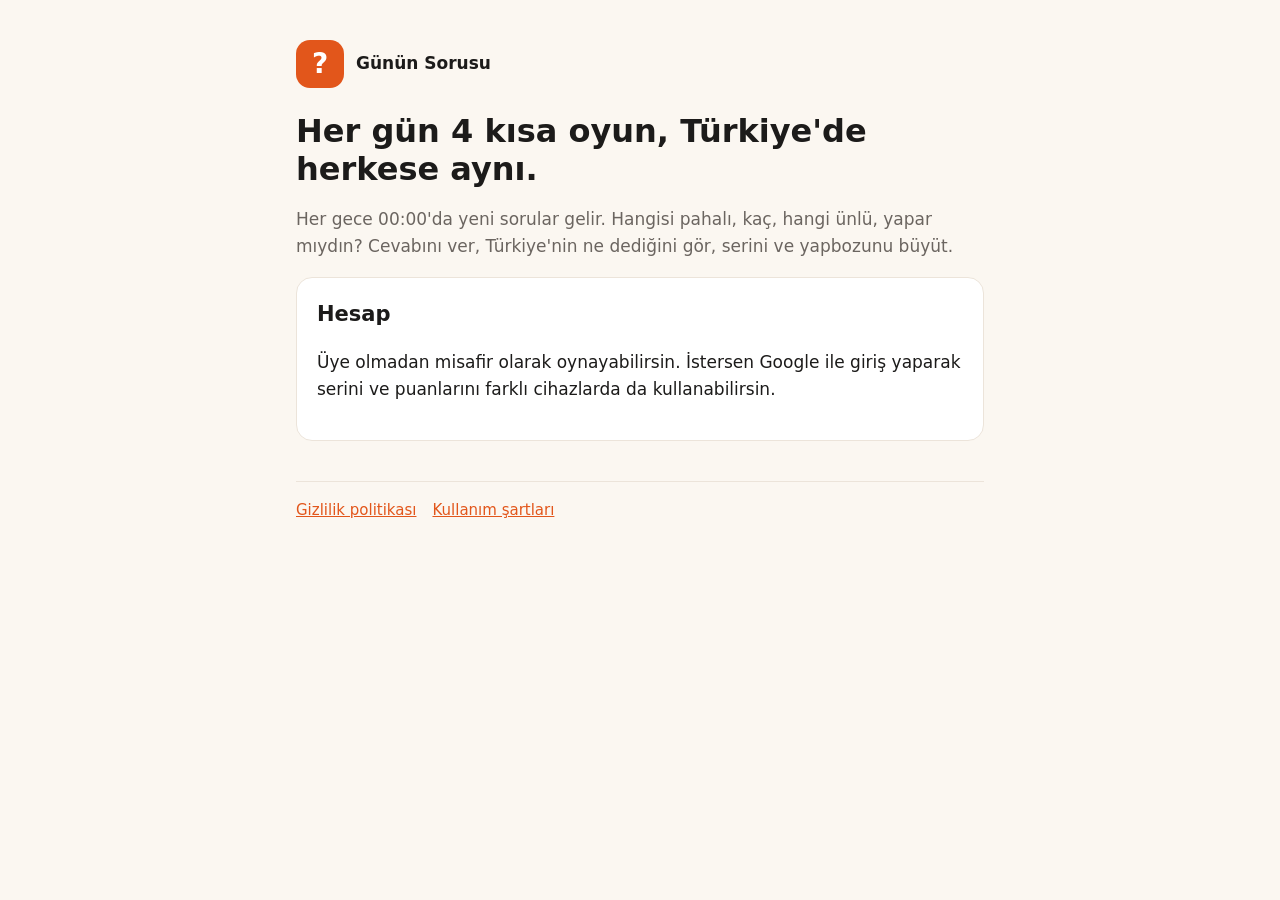
<file: index.html>
<!doctype html>
<html lang="tr">
<head>
  <meta charset="utf-8">
  <meta name="viewport" content="width=device-width, initial-scale=1">
  <title>Günün Sorusu</title>
  <meta name="description" content="Her gün 4 kısa oyun. Türkiye'de herkese aynı sorular, günde bir kez.">
  <link rel="stylesheet" href="style.css">
</head>
<body>
<main>
  <header><div class="logo">?</div><strong>Günün Sorusu</strong></header>
  <h1>Her gün 4 kısa oyun, Türkiye'de herkese aynı.</h1>
  <p class="muted">Her gece 00:00'da yeni sorular gelir. Hangisi pahalı, kaç, hangi ünlü, yapar mıydın? Cevabını ver, Türkiye'nin ne dediğini gör, serini ve yapbozunu büyüt.</p>
  <div class="card">
    <h2 style="margin-top:0">Hesap</h2>
    <p>Üye olmadan misafir olarak oynayabilirsin. İstersen Google ile giriş yaparak serini ve puanlarını farklı cihazlarda da kullanabilirsin.</p>
  </div>
  <nav>
    <a href="gizlilik.html">Gizlilik politikası</a>
    <a href="kullanim-sartlari.html">Kullanım şartları</a>
  </nav>
</main>
</body>
</html>
</file>
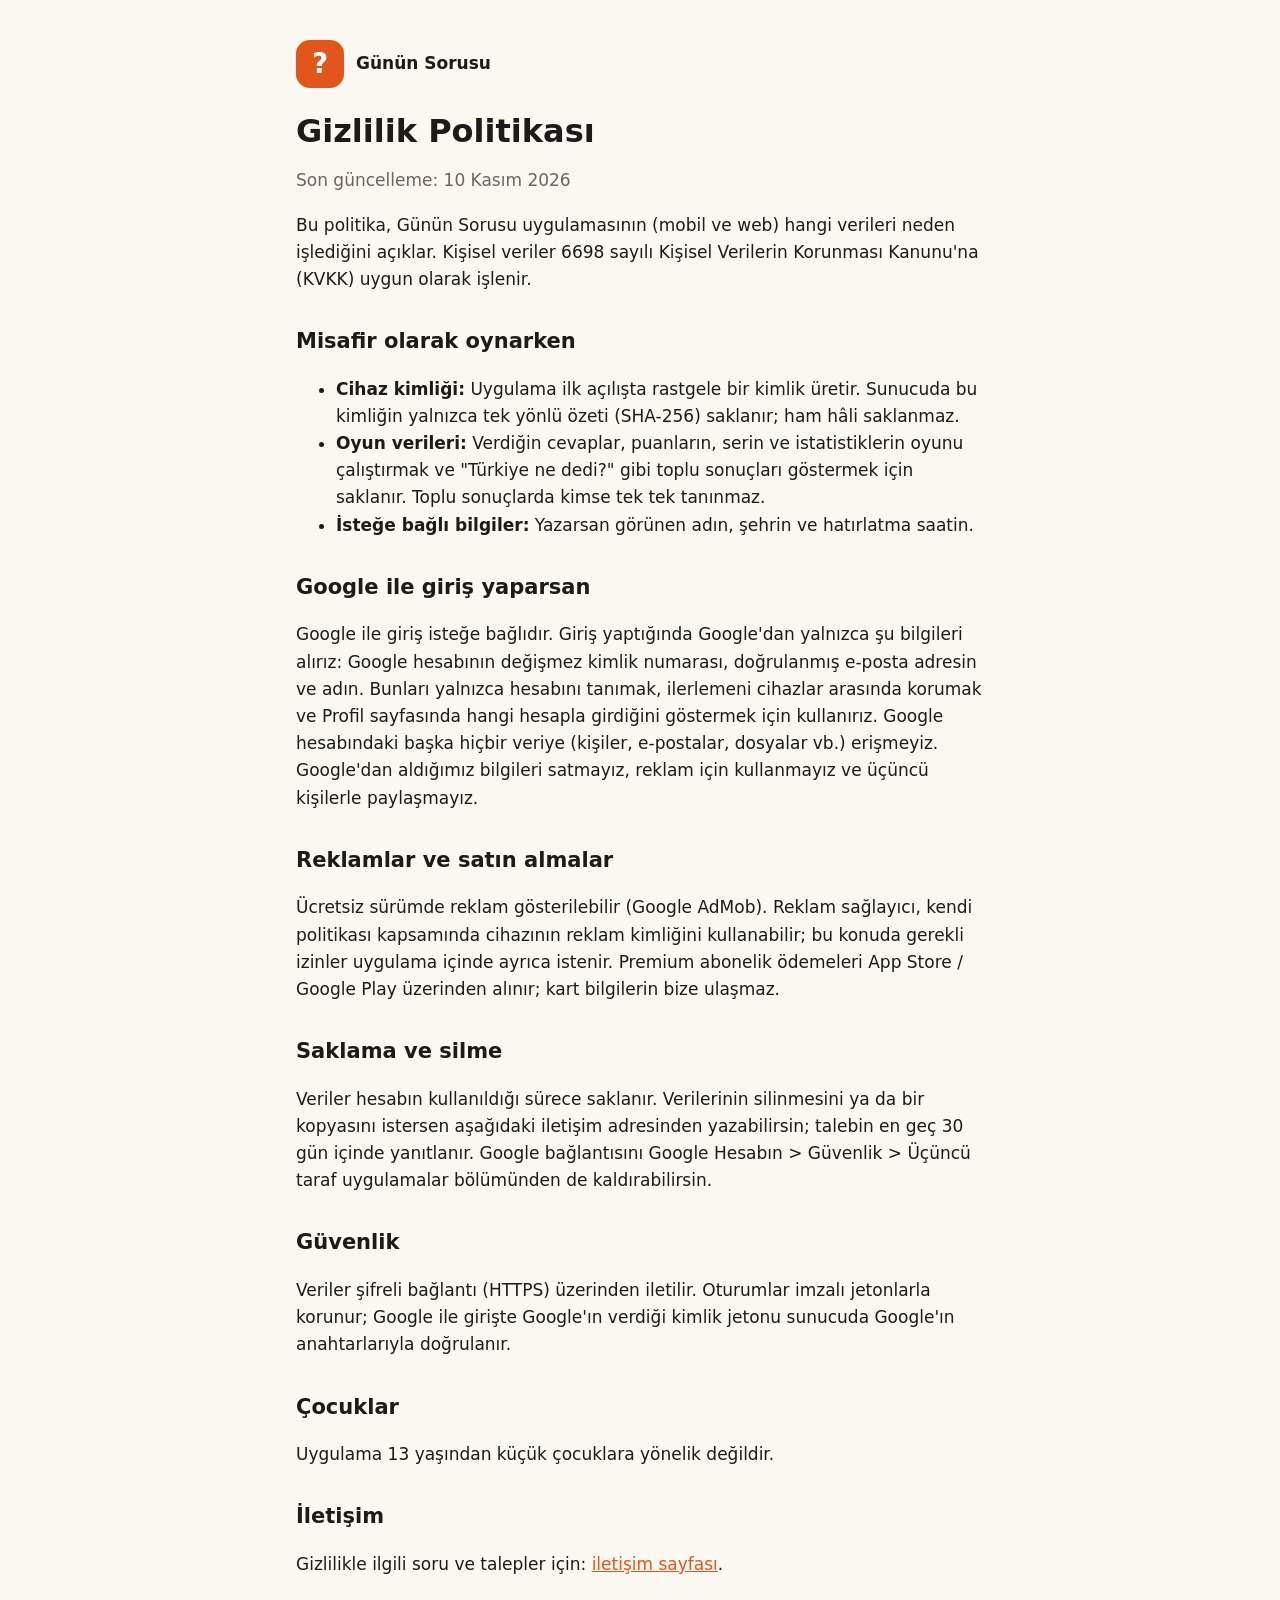
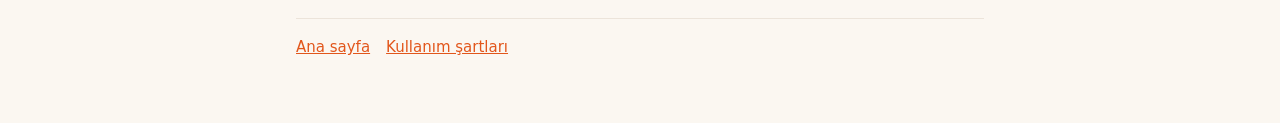
<file: gizlilik.html>
<!doctype html>
<html lang="tr">
<head>
  <meta charset="utf-8">
  <meta name="viewport" content="width=device-width, initial-scale=1">
  <title>Gizlilik Politikası · Günün Sorusu</title>
  <link rel="stylesheet" href="style.css">
</head>
<body>
<main>
  <header><a href="./" class="logo" style="text-decoration:none">?</a><strong>Günün Sorusu</strong></header>
  <h1>Gizlilik Politikası</h1>
  <p class="muted">Son güncelleme: 10 Kasım 2026</p>

  <p>Bu politika, Günün Sorusu uygulamasının (mobil ve web) hangi verileri neden işlediğini açıklar. Kişisel veriler 6698 sayılı Kişisel Verilerin Korunması Kanunu'na (KVKK) uygun olarak işlenir.</p>

  <h2>Misafir olarak oynarken</h2>
  <ul>
    <li><strong>Cihaz kimliği:</strong> Uygulama ilk açılışta rastgele bir kimlik üretir. Sunucuda bu kimliğin yalnızca tek yönlü özeti (SHA-256) saklanır; ham hâli saklanmaz.</li>
    <li><strong>Oyun verileri:</strong> Verdiğin cevaplar, puanların, serin ve istatistiklerin oyunu çalıştırmak ve "Türkiye ne dedi?" gibi toplu sonuçları göstermek için saklanır. Toplu sonuçlarda kimse tek tek tanınmaz.</li>
    <li><strong>İsteğe bağlı bilgiler:</strong> Yazarsan görünen adın, şehrin ve hatırlatma saatin.</li>
  </ul>

  <h2>Google ile giriş yaparsan</h2>
  <p>Google ile giriş isteğe bağlıdır. Giriş yaptığında Google'dan yalnızca şu bilgileri alırız: Google hesabının değişmez kimlik numarası, doğrulanmış e-posta adresin ve adın. Bunları yalnızca hesabını tanımak, ilerlemeni cihazlar arasında korumak ve Profil sayfasında hangi hesapla girdiğini göstermek için kullanırız. Google hesabındaki başka hiçbir veriye (kişiler, e-postalar, dosyalar vb.) erişmeyiz. Google'dan aldığımız bilgileri satmayız, reklam için kullanmayız ve üçüncü kişilerle paylaşmayız.</p>

  <h2>Reklamlar ve satın almalar</h2>
  <p>Ücretsiz sürümde reklam gösterilebilir (Google AdMob). Reklam sağlayıcı, kendi politikası kapsamında cihazının reklam kimliğini kullanabilir; bu konuda gerekli izinler uygulama içinde ayrıca istenir. Premium abonelik ödemeleri App Store / Google Play üzerinden alınır; kart bilgilerin bize ulaşmaz.</p>

  <h2>Saklama ve silme</h2>
  <p>Veriler hesabın kullanıldığı sürece saklanır. Verilerinin silinmesini ya da bir kopyasını istersen aşağıdaki iletişim adresinden yazabilirsin; talebin en geç 30 gün içinde yanıtlanır. Google bağlantısını Google Hesabın &gt; Güvenlik &gt; Üçüncü taraf uygulamalar bölümünden de kaldırabilirsin.</p>

  <h2>Güvenlik</h2>
  <p>Veriler şifreli bağlantı (HTTPS) üzerinden iletilir. Oturumlar imzalı jetonlarla korunur; Google ile girişte Google'ın verdiği kimlik jetonu sunucuda Google'ın anahtarlarıyla doğrulanır.</p>

  <h2>Çocuklar</h2>
  <p>Uygulama 13 yaşından küçük çocuklara yönelik değildir.</p>

  <h2>İletişim</h2>
  <p>Gizlilikle ilgili soru ve talepler için: <a href="https://github.com/yusufknt/gunun-sorusu-site/issues">iletişim sayfası</a>.</p>

  <nav><a href="./">Ana sayfa</a><a href="kullanim-sartlari.html">Kullanım şartları</a></nav>
</main>
</body>
</html>
</file>
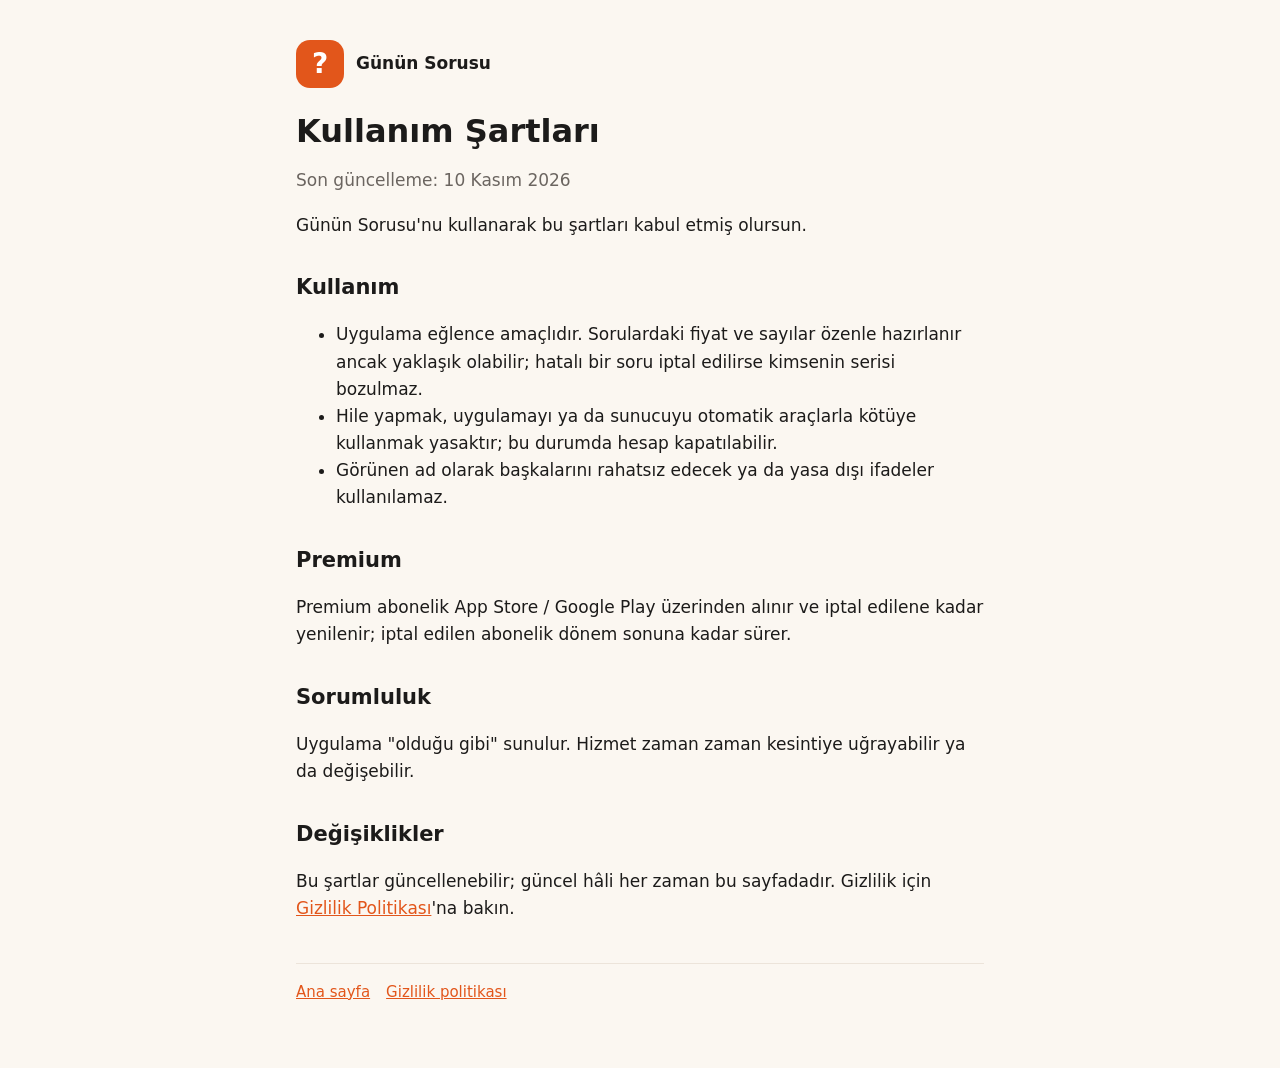
<file: kullanim-sartlari.html>
<!doctype html>
<html lang="tr">
<head>
  <meta charset="utf-8">
  <meta name="viewport" content="width=device-width, initial-scale=1">
  <title>Kullanım Şartları · Günün Sorusu</title>
  <link rel="stylesheet" href="style.css">
</head>
<body>
<main>
  <header><a href="./" class="logo" style="text-decoration:none">?</a><strong>Günün Sorusu</strong></header>
  <h1>Kullanım Şartları</h1>
  <p class="muted">Son güncelleme: 10 Kasım 2026</p>

  <p>Günün Sorusu'nu kullanarak bu şartları kabul etmiş olursun.</p>
  <h2>Kullanım</h2>
  <ul>
    <li>Uygulama eğlence amaçlıdır. Sorulardaki fiyat ve sayılar özenle hazırlanır ancak yaklaşık olabilir; hatalı bir soru iptal edilirse kimsenin serisi bozulmaz.</li>
    <li>Hile yapmak, uygulamayı ya da sunucuyu otomatik araçlarla kötüye kullanmak yasaktır; bu durumda hesap kapatılabilir.</li>
    <li>Görünen ad olarak başkalarını rahatsız edecek ya da yasa dışı ifadeler kullanılamaz.</li>
  </ul>
  <h2>Premium</h2>
  <p>Premium abonelik App Store / Google Play üzerinden alınır ve iptal edilene kadar yenilenir; iptal edilen abonelik dönem sonuna kadar sürer.</p>
  <h2>Sorumluluk</h2>
  <p>Uygulama "olduğu gibi" sunulur. Hizmet zaman zaman kesintiye uğrayabilir ya da değişebilir.</p>
  <h2>Değişiklikler</h2>
  <p>Bu şartlar güncellenebilir; güncel hâli her zaman bu sayfadadır. Gizlilik için <a href="gizlilik.html">Gizlilik Politikası</a>'na bakın.</p>

  <nav><a href="./">Ana sayfa</a><a href="gizlilik.html">Gizlilik politikası</a></nav>
</main>
</body>
</html>
</file>
<file: style.css>
:root { --bg: #fbf7f1; --text: #1c1b1a; --muted: #6b6560; --accent: #e2561b; --card: #ffffff; --border: #ece4da; }
@media (prefers-color-scheme: dark) {
  :root { --bg: #121213; --text: #f3efe9; --muted: #a39d96; --accent: #f26a2e; --card: #1c1c1e; --border: #2c2a28; }
}
* { box-sizing: border-box; }
body { margin: 0; background: var(--bg); color: var(--text); font: 17px/1.6 system-ui, -apple-system, "Segoe UI", Roboto, sans-serif; }
main { max-width: 720px; margin: 0 auto; padding: 40px 16px 64px; }
header { display: flex; align-items: center; gap: 12px; margin-bottom: 24px; }
.logo { width: 48px; height: 48px; border-radius: 14px; background: var(--accent); color: #fff; display: grid; place-items: center; font-weight: 900; font-size: 28px; }
h1 { font-size: 32px; line-height: 1.2; margin: 0 0 8px; }
h2 { font-size: 21px; margin: 32px 0 8px; }
p, li { color: var(--text); }
.muted { color: var(--muted); }
a { color: var(--accent); }
.card { background: var(--card); border: 1px solid var(--border); border-radius: 16px; padding: 20px; margin: 16px 0; }
nav { display: flex; gap: 16px; flex-wrap: wrap; margin-top: 40px; padding-top: 16px; border-top: 1px solid var(--border); font-size: 15px; }
</file>
